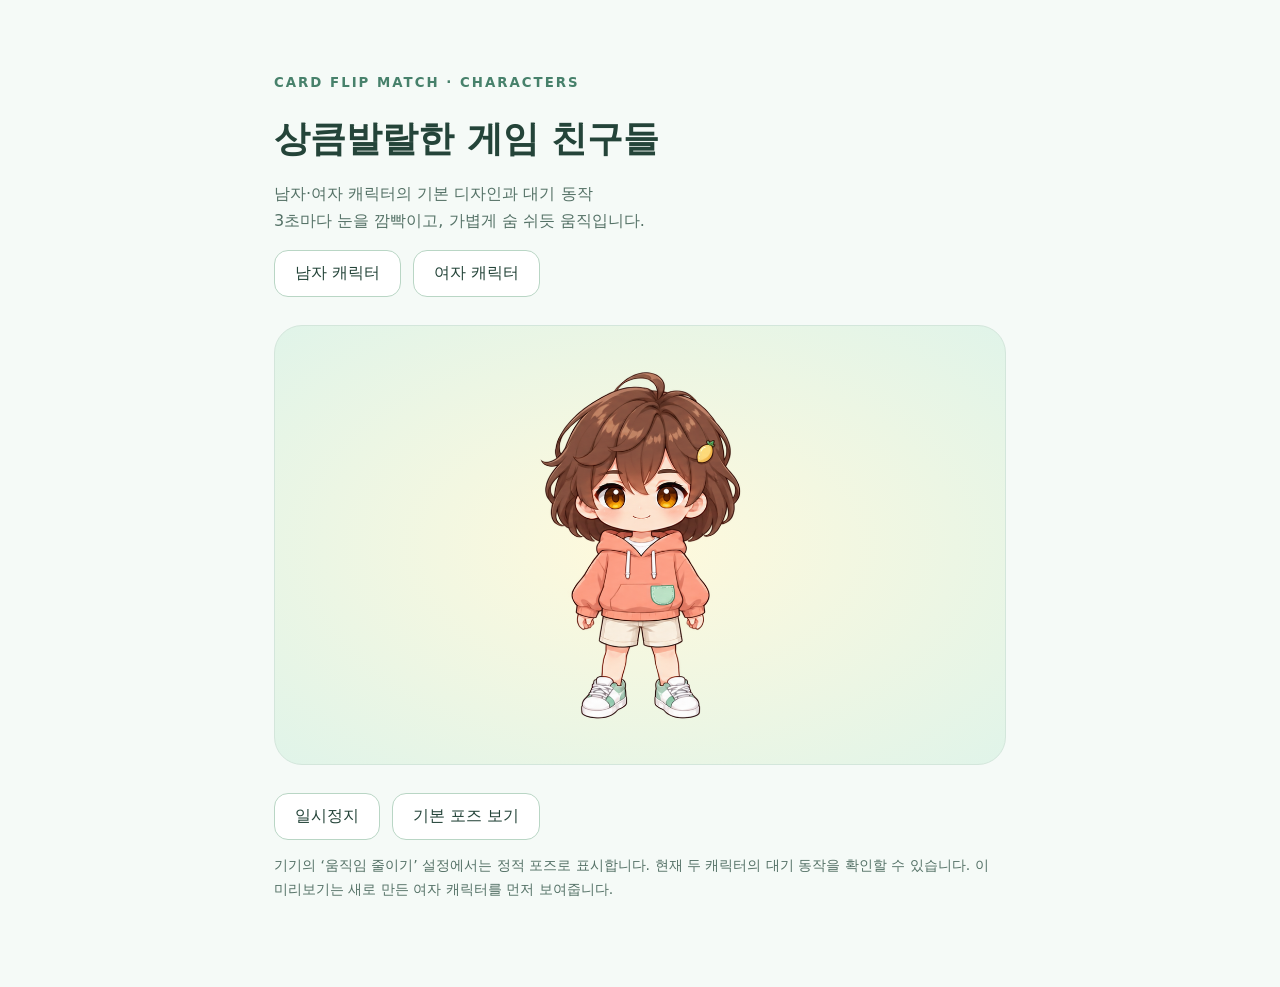
<file: docs/character-preview.html>
<!doctype html>
<html lang="ko">
<meta charset="utf-8">
<meta name="viewport" content="width=device-width,initial-scale=1">
<title>캐릭터 선택 · 대기 애니메이션</title>
<link rel="stylesheet" href="../images/characters/male/idle.css">
<link rel="stylesheet" href="../images/characters/female/idle.css">
<style>
*{box-sizing:border-box}body{margin:0;background:#f5faf7;color:#244439;font-family:system-ui,sans-serif}main{max-width:780px;margin:48px auto;padding:24px}small{font-weight:700;color:#47816b;letter-spacing:2px}h1{font-size:clamp(24px,5vw,36px);margin-bottom:12px}p{line-height:1.7;color:#557267}.stage{display:grid;place-items:center;border-radius:28px;background:radial-gradient(ellipse at center,#fff9dc,#e0f4e9);padding:32px;margin:28px 0;min-height:400px;border:1px solid #d3e6db}.controls{display:flex;gap:12px;flex-wrap:wrap}button{min-height:44px;padding:12px 20px;border:1px solid #b9d6c5;border-radius:14px;background:white;color:#244439;font:inherit;cursor:pointer}button:focus-visible{outline:3px solid #248360;outline-offset:3px}.note{font-size:14px}
</style>
<main>
<small>CARD FLIP MATCH · CHARACTERS</small>
<h1>상큼발랄한 게임 친구들</h1>
<p>남자·여자 캐릭터의 기본 디자인과 대기 동작<br>3초마다 눈을 깜빡이고, 가볍게 숨 쉬듯 움직입니다.</p>
<div class="controls" role="group" aria-label="캐릭터 선택"><button data-character="male" aria-pressed="false">남자 캐릭터</button><button data-character="female" aria-pressed="true">여자 캐릭터</button></div>
<div class="stage"><div id="character" class="female-idle" role="img" aria-label="레몬 머리핀과 코랄 후드를 착용한 갈색 단발머리 여자 캐릭터"></div></div>
<div class="controls"><button id="pause" aria-pressed="false">일시정지</button><button id="still" aria-pressed="false">기본 포즈 보기</button></div>
<p class="note">기기의 ‘움직임 줄이기’ 설정에서는 정적 포즈로 표시합니다. 현재 두 캐릭터의 대기 동작을 확인할 수 있습니다. 이 미리보기는 새로 만든 여자 캐릭터를 먼저 보여줍니다.</p>
</main>
<script>
const character=document.querySelector('#character');
document.querySelectorAll('[data-character]').forEach(button=>button.addEventListener('click',()=>{
  const selected=button.dataset.character;
  character.classList.remove('male-idle','female-idle');
  character.classList.add(selected+'-idle');
  character.setAttribute('aria-label',selected==='female'?'레몬 머리핀과 코랄 후드를 착용한 갈색 단발머리 여자 캐릭터':'민트 후드와 크림색 반바지를 입은 갈색 머리 남자 캐릭터');
  document.querySelectorAll('[data-character]').forEach(item=>item.setAttribute('aria-pressed',item===button));
}));
document.querySelector('#pause').addEventListener('click',function(){const on=character.classList.toggle('is-paused');this.setAttribute('aria-pressed',on);this.textContent=on?'재생':'일시정지';});
document.querySelector('#still').addEventListener('click',function(){const on=character.classList.toggle('is-static');this.setAttribute('aria-pressed',on);this.textContent=on?'애니메이션 보기':'기본 포즈 보기';});
</script>
</html>
</file>
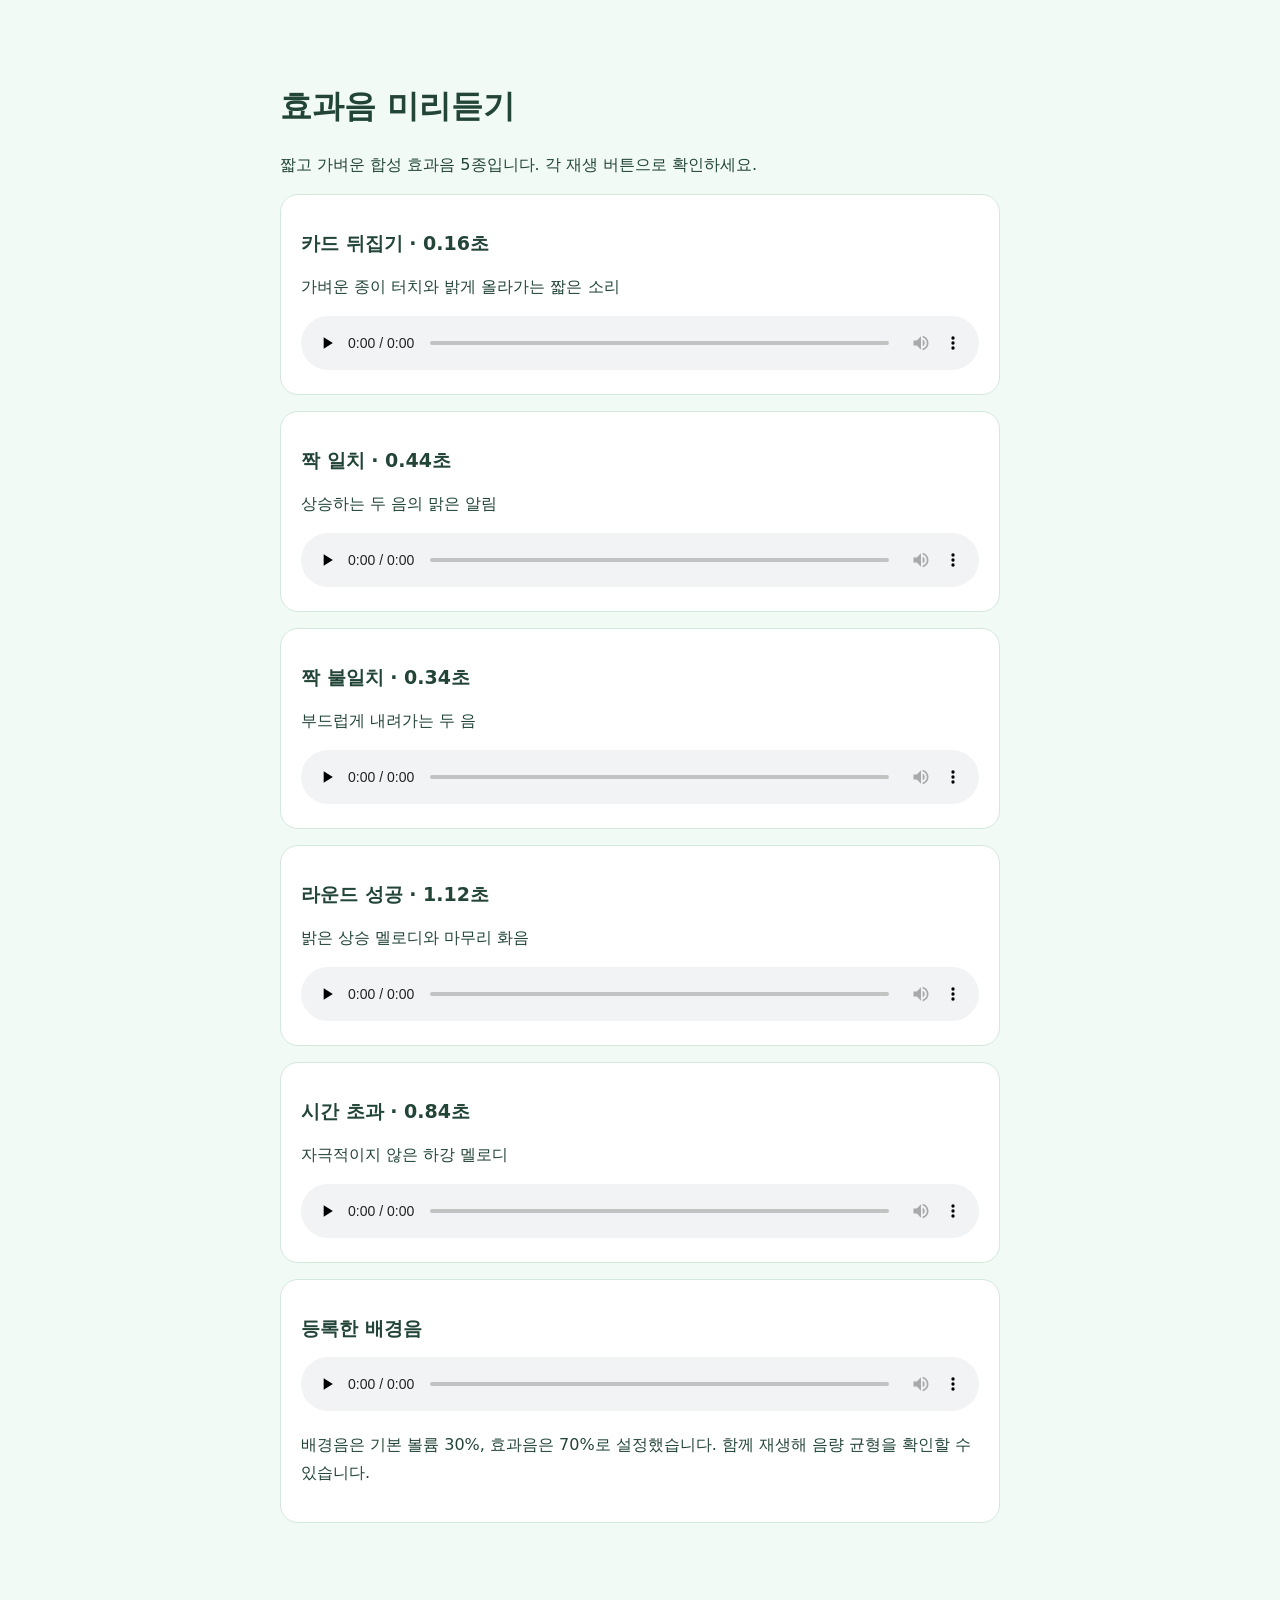
<file: docs/sound-preview.html>
<!doctype html>
<html lang="ko">
<meta charset="utf-8"><meta name="viewport" content="width=device-width,initial-scale=1">
<title>Card Flip Match · 효과음 미리듣기</title>
<style>body{font-family:system-ui,sans-serif;background:#f1faf5;color:#234538;margin:0}main{max-width:720px;margin:40px auto;padding:24px}section{background:white;border:1px solid #d4e8dc;border-radius:18px;margin:16px 0;padding:20px}h2{font-size:19px}audio{width:100%}p{line-height:1.7}</style>
<main><h1>효과음 미리듣기</h1><p>짧고 가벼운 합성 효과음 5종입니다. 각 재생 버튼으로 확인하세요.</p>
<section><h2>카드 뒤집기 · 0.16초</h2><p>가벼운 종이 터치와 밝게 올라가는 짧은 소리</p><audio controls preload="none" src="../sounds/flip.mp3"></audio></section>
<section><h2>짝 일치 · 0.44초</h2><p>상승하는 두 음의 맑은 알림</p><audio controls preload="none" src="../sounds/match.mp3"></audio></section>
<section><h2>짝 불일치 · 0.34초</h2><p>부드럽게 내려가는 두 음</p><audio controls preload="none" src="../sounds/mismatch.mp3"></audio></section>
<section><h2>라운드 성공 · 1.12초</h2><p>밝은 상승 멜로디와 마무리 화음</p><audio controls preload="none" src="../sounds/success.mp3"></audio></section>
<section><h2>시간 초과 · 0.84초</h2><p>자극적이지 않은 하강 멜로디</p><audio controls preload="none" src="../sounds/fail.mp3"></audio></section>
<section><h2>등록한 배경음</h2><audio controls loop preload="none" src="../sounds/bgm/background.mp3"></audio><p>배경음은 기본 볼륨 30%, 효과음은 70%로 설정했습니다. 함께 재생해 음량 균형을 확인할 수 있습니다.</p></section>
</main><script>document.querySelectorAll('audio').forEach(a=>{a.volume=a.hasAttribute('loop')?0.3:0.7;});</script></html>
</file>
<file: images/characters/male/idle.css>
.male-idle {
  width: min(280px, 70vw);
  aspect-ratio: 543 / 724;
  background: url('./idle-v1.png') 0 0 / 400% 100% no-repeat;
  transform-origin: center bottom;
  animation: male-blink 3s step-end infinite, male-breathe 3s ease-in-out infinite;
}
@keyframes male-blink {
  0%, 84%, 100% { background-position-x: 0%; }
  87% { background-position-x: 33.333333%; }
  90% { background-position-x: 66.666667%; }
  93% { background-position-x: 100%; }
}
@keyframes male-breathe {
  0%, 100% { transform: translateY(0) scaleY(1); }
  50% { transform: translateY(-2px) scaleY(1.006); }
}
.male-idle.is-paused { animation-play-state: paused; }
.male-idle.is-static { animation: none; background-position-x: 0%; transform: none; }
@media (prefers-reduced-motion: reduce) {
  .male-idle { animation: none; background-position-x: 0%; transform: none; }
}
</file>
<file: images/characters/female/idle.css>
.female-idle {
  width: min(280px, 70vw);
  aspect-ratio: 543 / 724;
  background: url('./idle-v1.png') 0 0 / 400% 100% no-repeat;
  transform-origin: center bottom;
  animation: female-blink 3s step-end infinite, female-breathe 3s ease-in-out infinite;
}
@keyframes female-blink {
  0%, 84%, 100% { background-position-x: 0%; }
  87% { background-position-x: 33.333333%; }
  90% { background-position-x: 66.666667%; }
  93% { background-position-x: 100%; }
}
@keyframes female-breathe {
  0%, 100% { transform: translateY(0) scaleY(1); }
  50% { transform: translateY(-2px) scaleY(1.006); }
}
.female-idle.is-paused { animation-play-state: paused; }
.female-idle.is-static { animation: none; background-position-x: 0%; transform: none; }
@media (prefers-reduced-motion: reduce) {
  .female-idle { animation: none; background-position-x: 0%; transform: none; }
}
</file>
